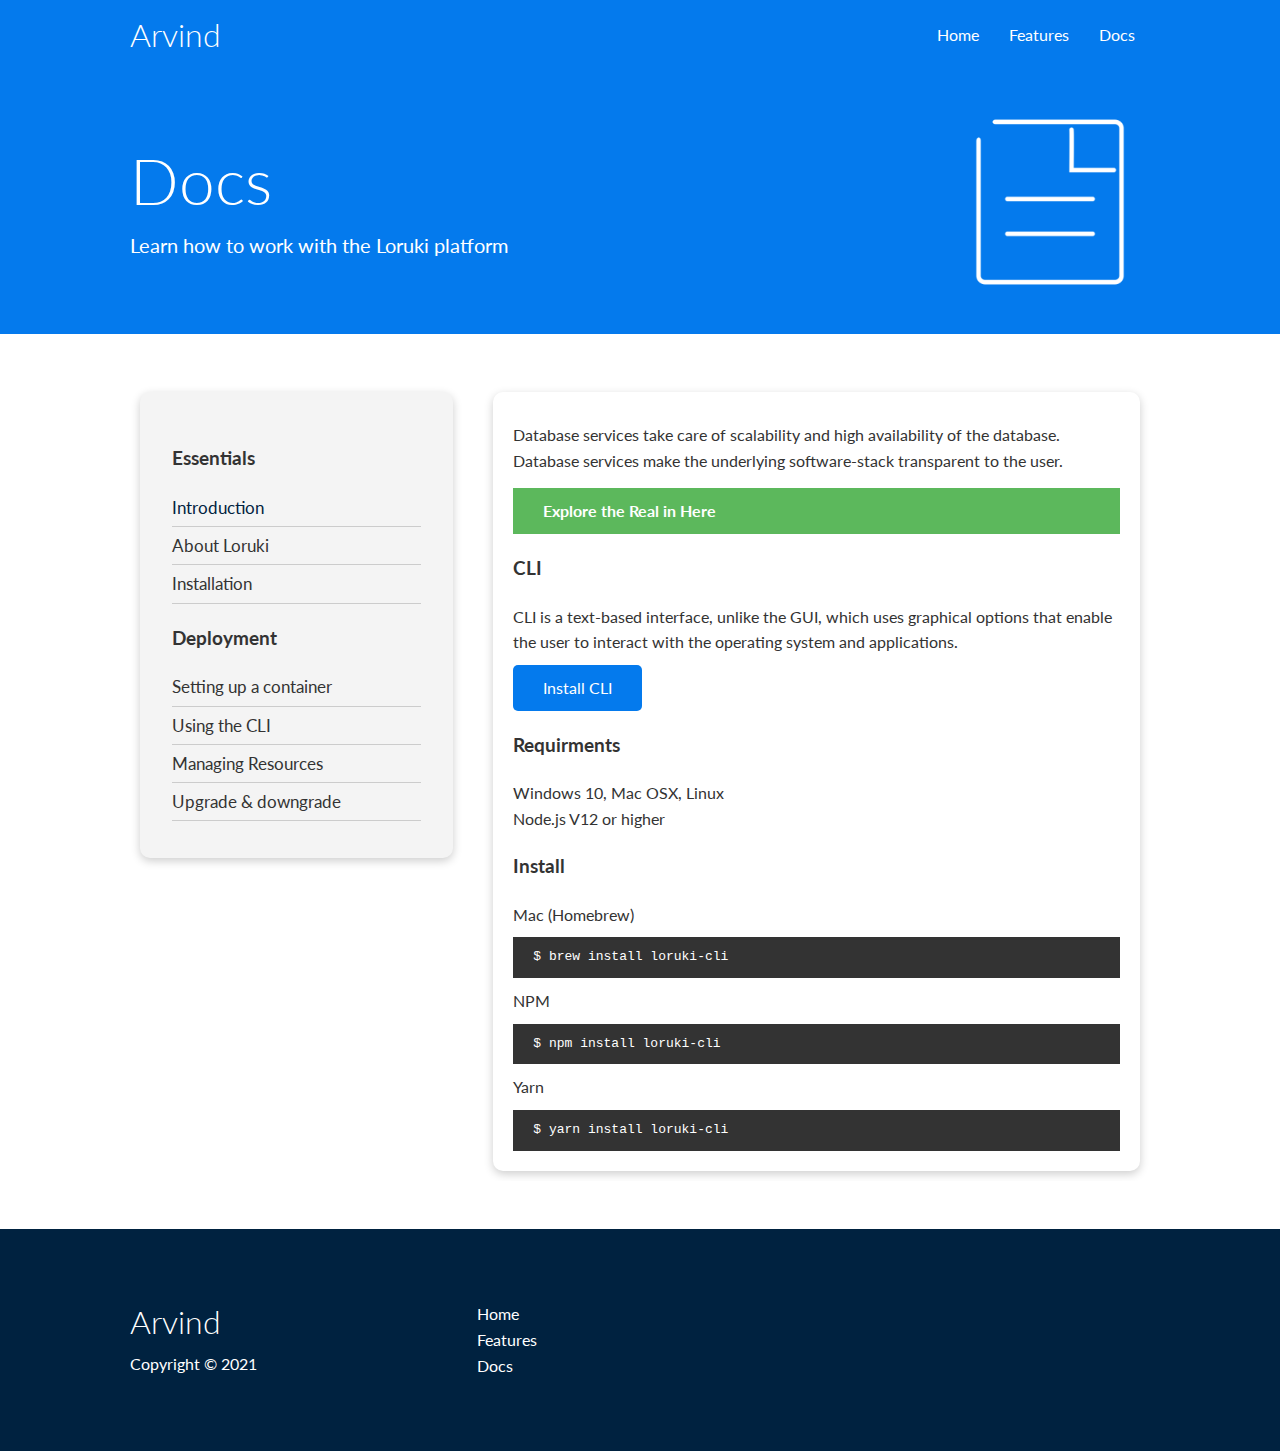
<file: docs.html>
<!DOCTYPE html>
<html lang="en">
  <head>
    <meta charset="UTF-8" />
    <meta name="viewport" content="width=device-width, initial-scale=1.0" />
    <link
      rel="stylesheet"
      href="https://cdnjs.cloudflare.com/ajax/libs/font-awesome/5.15.1/css/all.min.css"
      integrity="sha512-+4zCK9k+qNFUR5X+cKL9EIR+ZOhtIloNl9GIKS57V1MyNsYpYcUrUeQc9vNfzsWfV28IaLL3i96P9sdNyeRssA=="
      crossorigin="anonymous"
    />
    <link rel="stylesheet" href="Utilities.css" />
    <link rel="stylesheet" href="style.css" />
    <title>Responsive Web</title>
  </head>
  <body>
    <!--Navbar-->
    <div class="navbar">
      <div class="container flex">
        <h1 class="logo">Arvind</h1>
        <nav>
          <ul>
            <li><a href="index.html">Home</a></li>
            <li><a href="features.html">Features</a></li>
            <li><a href="docs.html">Docs</a></li>
          </ul>
        </nav>
      </div>
    </div>

    <!--Docs-->
    <section class="docs-head bg-primary py-3">
      <div class="container grid">
        <div>
          <h1 class="xl">Docs</h1>
          <p class="lead">Learn how to work with the Loruki platform</p>
        </div>

        <img src="docs.png" alt="" />
      </div>
    </section>

    <!--docs main-->
    <section class="docs-main my-4">
      <div class="container grid">
        <div class="card bg-light p-3">
          <h3 class="my-2">Essentials</h3>
          <nav>
            <ul>
              <li><a class="text-dark" href="#">Introduction</a></li>
              <li><a href="#">About Loruki</a></li>
              <li><a href="#">Installation</a></li>
            </ul>
          </nav>
          <h3 class="my-2">Deployment</h3>
          <nav>
            <ul>
              <li><a href="#">Setting up a container</a></li>
              <li><a href="#">Using the CLI</a></li>
              <li><a href="#">Managing Resources</a></li>
              <li><a href="#">Upgrade & downgrade</a></li>
            </ul>
          </nav>
        </div>
        <div class="card">
          <h2 class="Introduction"></h2>
          <p>
            Database services take care of scalability and high availability of
            the database. Database services make the underlying software-stack
            transparent to the user.
          </p>
          <div class="alert alert-success">
            <i class="fas fa-info"></i>Explore the Real in Here
          </div>
          <h3>CLI</h3>
          <p>
            CLI is a text-based interface, unlike the GUI, which uses graphical
            options that enable the user to interact with the operating system
            and applications.
          </p>
          <a
            href="https://www.npmjs.com/package/@angular/cli"
            target="_blank"
            class="btn btn-primary"
            >Install CLI</a
          >
          <h3>Requirments</h3>
          <ul>
            <li>Windows 10, Mac OSX, Linux</li>
            <li>Node.js V12 or higher</li>
          </ul>
          <h3>Install</h3>
          <p>Mac (Homebrew)</p>
          <pre><code>$ brew install loruki-cli</code></pre>
          <p>NPM</p>
          <pre><code>$ npm install loruki-cli</code></pre>
          <p>Yarn</p>
          <pre><code>$ yarn install loruki-cli</code></pre>
        </div>
      </div>
    </section>

    <!--Footer-->
    <footer class="footer bg-dark py-5">
      <div class="container grid grid-3">
        <div>
          <h1>Arvind</h1>
          <p>Copyright &copy; 2021</p>
        </div>

        <nav>
          <ul>
            <li><a href="index.html">Home</a></li>
            <li><a href="features.html">Features</a></li>
            <li><a href="docs.html">Docs</a></li>
          </ul>
        </nav>

        <div class="social">
          <a href=""><i class="fab fa-github fa-2x"></i></a>
          <a href="#"><i class="fab fa-facebook fa-2x"></i></a>
          <a
            href="https://www.instagram.com/aravindh_krishna_01/"
            target="_blank"
            ><i class="fab fa-instagram fa-2x"></i
          ></a>
          <a href=""><i class="fab fa-twitter fa-2x"></i></a>
        </div>
      </div>
    </footer>
  </body>
</html>
</file>
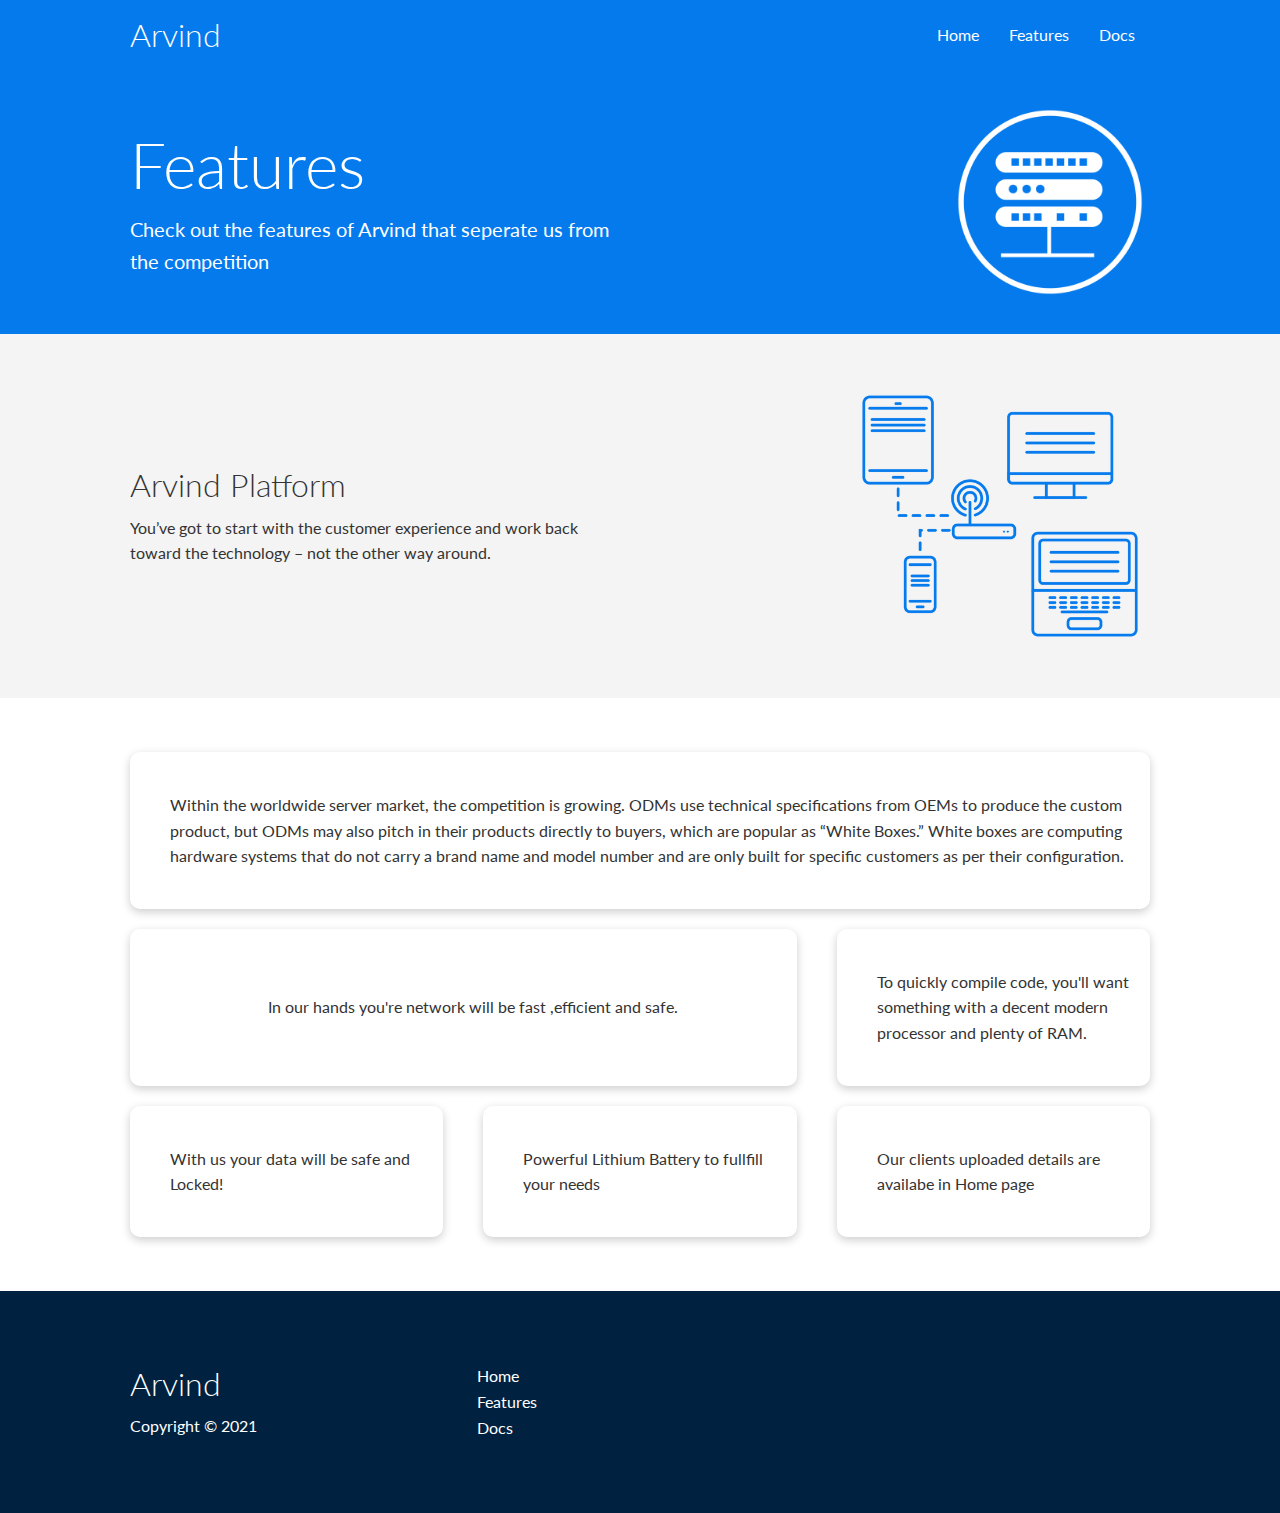
<file: features.html>
<!DOCTYPE html>
<html lang="en">
  <head>
    <meta charset="UTF-8" />
    <meta name="viewport" content="width=device-width, initial-scale=1.0" />
    <link
      rel="stylesheet"
      href="https://cdnjs.cloudflare.com/ajax/libs/font-awesome/5.15.1/css/all.min.css"
      integrity="sha512-+4zCK9k+qNFUR5X+cKL9EIR+ZOhtIloNl9GIKS57V1MyNsYpYcUrUeQc9vNfzsWfV28IaLL3i96P9sdNyeRssA=="
      crossorigin="anonymous"
    />
    <link rel="stylesheet" href="Utilities.css" />
    <link rel="stylesheet" href="style.css" />
    <title>Responsive Web</title>
  </head>
  <body>
    <!--Navbar-->
    <div class="navbar">
      <div class="container flex">
        <h1 class="logo">Arvind</h1>
        <nav>
          <ul>
            <li><a href="index.html">Home</a></li>
            <li><a href="features.html">Features</a></li>
            <li><a href="docs.html">Docs</a></li>
          </ul>
        </nav>
      </div>
    </div>

    <!--head-->
    <section class="features-head bg-primary py-3">
      <div class="container grid">
        <div>
          <h1 class="xl">Features</h1>
          <p class="lead">
            Check out the features of Arvind that seperate us from the
            competition
          </p>
        </div>

        <img src="server.png" alt="" />
      </div>
    </section>

    <!--Sub head-->
    <section class="features-sub-head bg-light py-3">
      <div class="container grid">
        <div>
          <h1 class="slg">Arvind Platform</h1>
          <p>
            You’ve got to start with the customer experience and work back
            toward the technology – not the other way around.
          </p>
        </div>

        <img src="server2.png" alt="" />
      </div>
    </section>

    <!--Features main-->

    <section class="features-main my-2">
      <div class="container grid grid-3">
        <div class="card flex">
          <i class="fas fa-server fa-3x"></i>
          <p>
            Within the worldwide server market, the competition is growing. ODMs
            use technical specifications from OEMs to produce the custom
            product, but ODMs may also pitch in their products directly to
            buyers, which are popular as “White Boxes.” White boxes are
            computing hardware systems that do not carry a brand name and model
            number and are only built for specific customers as per their
            configuration.
          </p>
        </div>
        <div class="card flex">
          <i class="fas fa-network-wired fa-3x"></i>
          <p>In our hands you're network will be fast ,efficient and safe.</p>
        </div>
        <div class="card flex">
          <i class="fas fa-laptop-code fa-3x"></i>
          <p>
            To quickly compile code, you'll want something with a decent modern
            processor and plenty of RAM.
          </p>
        </div>
        <div class="card flex">
          <i class="fas fa-database fa-3x"></i>
          <p>With us your data will be safe and Locked!</p>
        </div>
        <div class="card flex">
          <i class="fas fa-power-off fa-3x"></i>
          <p>Powerful Lithium Battery to fullfill your needs</p>
        </div>
        <div class="card flex">
          <i class="fas fa-upload fa-3x"></i>
          <p>Our clients uploaded details are availabe in Home page</p>
        </div>
      </div>
    </section>

    <!--Footer-->
    <footer class="footer bg-dark py-5">
      <div class="container grid grid-3">
        <div>
          <h1>Arvind</h1>
          <p>Copyright &copy; 2021</p>
        </div>

        <nav>
          <ul>
            <li><a href="index.html">Home</a></li>
            <li><a href="features.html">Features</a></li>
            <li><a href="docs.html">Docs</a></li>
          </ul>
        </nav>

        <div class="social">
          <a href=""><i class="fab fa-github fa-2x"></i></a>
          <a href="#"><i class="fab fa-facebook fa-2x"></i></a>
          <a
            href="https://www.instagram.com/aravindh_krishna_01/"
            target="_blank"
            ><i class="fab fa-instagram fa-2x"></i
          ></a>
          <a href=""><i class="fab fa-twitter fa-2x"></i></a>
        </div>
      </div>
    </footer>
  </body>
</html>
</file>
<file: Utilities.css>
.container {
  max-width: 1100px;
  margin: 0 auto;
  overflow: auto;
  padding: 0 40px;
}

.card {
  background-color: #fff;
  color: #333;
  border-radius: 10px;
  box-shadow: 0 3px 10px rgba(0, 0, 0, 0.2);
  padding: 20px;
  margin: 10px;
}

.btn {
  display: inline-block;
  padding: 10px 30px;
  cursor: pointer;
  background: var(--primary-color);
  color: #fff;
  border: none;
  border-radius: 5px;
}

.btn-outline {
  background-color: transparent;
  border: 1px #fff solid;
}

.btn:hover {
  transform: scale(0.98);
}

/* Backgrounds & colored buttons */
.bg-primary,
.btn-primary {
  background-color: var(--primary-color);
  color: #fff;
}

.bg-secondary,
.btn-secondary {
  background-color: var(--secondary-color);
  color: #fff;
}

.bg-dark,
.btn-dark {
  background-color: var(--dark-color);
  color: #fff;
}

.bg-light,
.btn-light {
  background-color: var(--light-color);
  color: #333;
}

.bg-primary a,
.btn-primary a,
.bg-secondary a,
.btn-secondary a,
.bg-dark a,
.btn-dark a {
  color: #fff;
}

/* Text colors */
.text-primary {
  color: var(--primary-color);
}

.text-secondary {
  color: var(--secondary-color);
}

.text-dark {
  color: var(--dark-color);
}

.text-light {
  color: var(--light-color);
}

/* Text sizes */
.lead {
  font-size: 20px;
}

.sm {
  font-size: 1rem;
}

.md {
  font-size: 2rem;
}

.lg {
  font-size: 3rem;
}

.xl {
  font-size: 4rem;
}

.text-center {
  text-align: center;
}

/* Alert */
.alert {
  background-color: var(--light-color);
  padding: 10px 20px;
  font-weight: bold;
  margin: 15px 0;
}

.alert i {
  margin-right: 10px;
}

.alert-success {
  background-color: var(--success-color);
  color: #fff;
}

.alert-error {
  background-color: var(--error-color);
  color: #fff;
}

.flex {
  display: flex;
  justify-content: center;
  align-items: center;
  height: 100%;
}

.grid {
  display: grid;
  grid-template-columns: repeat(2, 1fr);
  gap: 20px;
  justify-content: center;
  align-items: center;
  height: 100%;
}

.grid-3 {
  grid-template-columns: repeat(3, 1fr);
}

/* Margin */
.my-1 {
  margin: 1rem 0;
}

.my-2 {
  margin: 1.5rem 0;
}

.my-3 {
  margin: 2rem 0;
}

.my-4 {
  margin: 3rem 0;
}

.my-5 {
  margin: 4rem 0;
}

.m-1 {
  margin: 1rem;
}

.m-2 {
  margin: 1.5rem;
}

.m-3 {
  margin: 2rem;
}

.m-4 {
  margin: 3rem;
}

.m-5 {
  margin: 4rem;
}

/* Padding */
.py-1 {
  padding: 1rem 0;
}

.py-2 {
  padding: 1.5rem 0;
}

.py-3 {
  padding: 2rem 0;
}

.py-4 {
  padding: 3rem 0;
}

.py-5 {
  padding: 4rem 0;
}

.p-1 {
  padding: 1rem;
}

.p-2 {
  padding: 1.5rem;
}

.p-3 {
  padding: 2rem;
}

.p-4 {
  padding: 3rem;
}

.p-5 {
  padding: 4rem;
}
</file>
<file: style.css>
@import url('https://fonts.googleapis.com/css2?family=Lato:wght@300&display=swap');

:root {
  --primary-color: #047aed;
  --secondary-color: #1c3fa8;
  --dark-color: #002240;
  --light-color: #f4f4f4;
  --success-color: #5cb85c;
  --error-color: #d9534f;
}

* {
  box-sizing: border-box;
  padding: 0;
  margin: 0;
}

body {
  font-family: 'Lato', sans-serif;
  color: #333;
  line-height: 1.6;
}

ul {
  list-style-type: none;
}

a {
  text-decoration: none;
  color: #333;
}

h1,
h2 {
  font-weight: 300;
  line-height: 1.2;
  margin: 10px 0;
}

p {
  margin: 10px 0;
}

img {
  width: 100%;
}

code,
pre {
  background: #333;
  color: #fff;
  padding: 10px;
}

.hidden {
  visibility: hidden;
  height: 0;
}

/* Navbar */
.navbar {
  background-color: var(--primary-color);
  color: #fff;
  height: 70px;
}

.navbar ul {
  display: flex;
}

.navbar a {
  color: #fff;
  padding: 10px;
  margin: 0 5px;
}

.navbar a:hover {
  border-bottom: 2px #fff solid;
}

.navbar .flex {
  justify-content: space-between;
}

/* Showcase */
.showcase {
  height: 400px;
  background-color: var(--primary-color);
  color: #fff;
  position: relative;
}

.showcase h1 {
  font-size: 40px;
}

.showcase p {
  margin: 20px 0;
}

.showcase .grid {
  overflow: visible;
  grid-template-columns: 55% auto;
  gap: 30px;
}

.showcase-text {
  animation: slideInFromLeft 1s ease-in;
}

.showcase-form {
  position: relative;
  top: 60px;
  height: 350px;
  width: 400px;
  padding: 40px;
  z-index: 100;
  justify-self: flex-end;
  animation: slideInFromRight 1s ease-in;
}

.showcase-form .form-control {
  margin: 30px 0;
}

.showcase-form input[type='text'],
.showcase-form input[type='email'] {
  border: 0;
  border-bottom: 1px solid #b4becb;
  width: 100%;
  padding: 3px;
  font-size: 16px;
}

.showcase-form input:focus {
  outline: none;
}

.showcase::before,
.showcase::after {
  content: '';
  position: absolute;
  height: 100px;
  bottom: -70px;
  right: 0;
  left: 0;
  background: #fff;
  transform: skewY(-3deg);
  -webkit-transform: skewY(-3deg);
  -moz-transform: skewY(-3deg);
  -ms-transform: skewY(-3deg);
}

/* Stats */
.stats {
  padding-top: 100px;
  animation: slideInFromBottom 1s ease-in;
}

.stats-heading {
  max-width: 500px;
  margin: auto;
}

.stats .grid h3 {
  font-size: 35px;
}

.stats .grid p {
  font-size: 20px;
  font-weight: bold;
}

/* Cli */
.cli .grid {
  grid-template-columns: repeat(3, 1fr);
  grid-template-rows: repeat(2, 1fr);
}

.cli .grid > *:first-child {
  grid-column: 1 / span 2;
  grid-row: 1 / span 2;
}

/* Cloud */
.cloud .grid {
  grid-template-columns: 4fr 3fr;
}

/* Languages */

.languages .flex {
  flex-wrap: wrap;
}

.languages .card {
  text-align: center;
  margin: 18px 10px 40px;
  transition: transform 0.2s ease-in;
}

.languages .card h4 {
  font-size: 20px;
  margin-bottom: 10px;
}

.languages .card:hover {
  transform: translateY(-15px);
}

/* Features */
.features-head img,
.docs-head img {
  width: 200px;
  justify-self: flex-end;
}

.features-sub-head img {
  width: 300px;
  justify-self: flex-end;
}

.features-main .card > i {
  margin-right: 20px;
}

.features-main .grid {
  padding: 30px;
}

.features-main .grid > *:first-child {
  grid-column: 1 / span 3;
}

.features-main .grid > *:nth-child(2) {
  grid-column: 1 / span 2;
}

/* Docs */
.docs-main h3 {
  margin: 20px 0;
}

.docs-main .grid {
  grid-template-columns: 1fr 2fr;
  align-items: flex-start;
}

.docs-main nav li {
  font-size: 17px;
  padding-bottom: 5px;
  margin-bottom: 5px;
  border-bottom: 1px #ccc solid;
}

.docs-main a:hover {
  font-weight: bold;
}

/* Footer */
.footer .social a {
  margin: 0 10px;
}

/* Animations */
@keyframes slideInFromLeft {
  0% {
    transform: translateX(-100%);
  }

  100% {
    transform: translateX(0);
  }
}

@keyframes slideInFromRight {
  0% {
    transform: translateX(100%);
  }

  100% {
    transform: translateX(0);
  }
}

@keyframes slideInFromTop {
  0% {
    transform: translateY(-100%);
  }

  100% {
    transform: translateX(0);
  }
}

@keyframes slideInFromBottom {
  0% {
    transform: translateY(100%);
  }

  100% {
    transform: translateX(0);
  }
}

/* Tablets and under */
@media (max-width: 768px) {
  .grid,
  .showcase .grid,
  .stats .grid,
  .cli .grid,
  .cloud .grid,
  .features-main .grid,
  .docs-main .grid {
    grid-template-columns: 1fr;
    grid-template-rows: 1fr;
  }

  .showcase {
    height: auto;
  }

  .showcase-text {
    text-align: center;
    margin-top: 40px;
    animation: slideInFromTop 1s ease-in;
  }

  .showcase-form {
    justify-self: center;
    margin: auto;
    animation: slideInFromBottom 1s ease-in;
  }

  .cli .grid > *:first-child {
    grid-column: 1;
    grid-row: 1;
  }

  .features-head,
  .features-sub-head,
  .docs-head {
    text-align: center;
  }

  .features-head img,
  .features-sub-head img,
  .docs-head img {
    justify-self: center;
  }

  .features-main .grid > *:first-child,
  .features-main .grid > *:nth-child(2) {
    grid-column: 1;
  }
}

/* Mobile */
@media (max-width: 500px) {
  .navbar {
    height: 110px;
  }

  .navbar .flex {
    flex-direction: column;
  }

  .navbar ul {
    padding: 10px;
    background-color: rgba(0, 0, 0, 0.1);
  }
  
  .showcase-form {
    width: 300px;
  }
}
</file>
